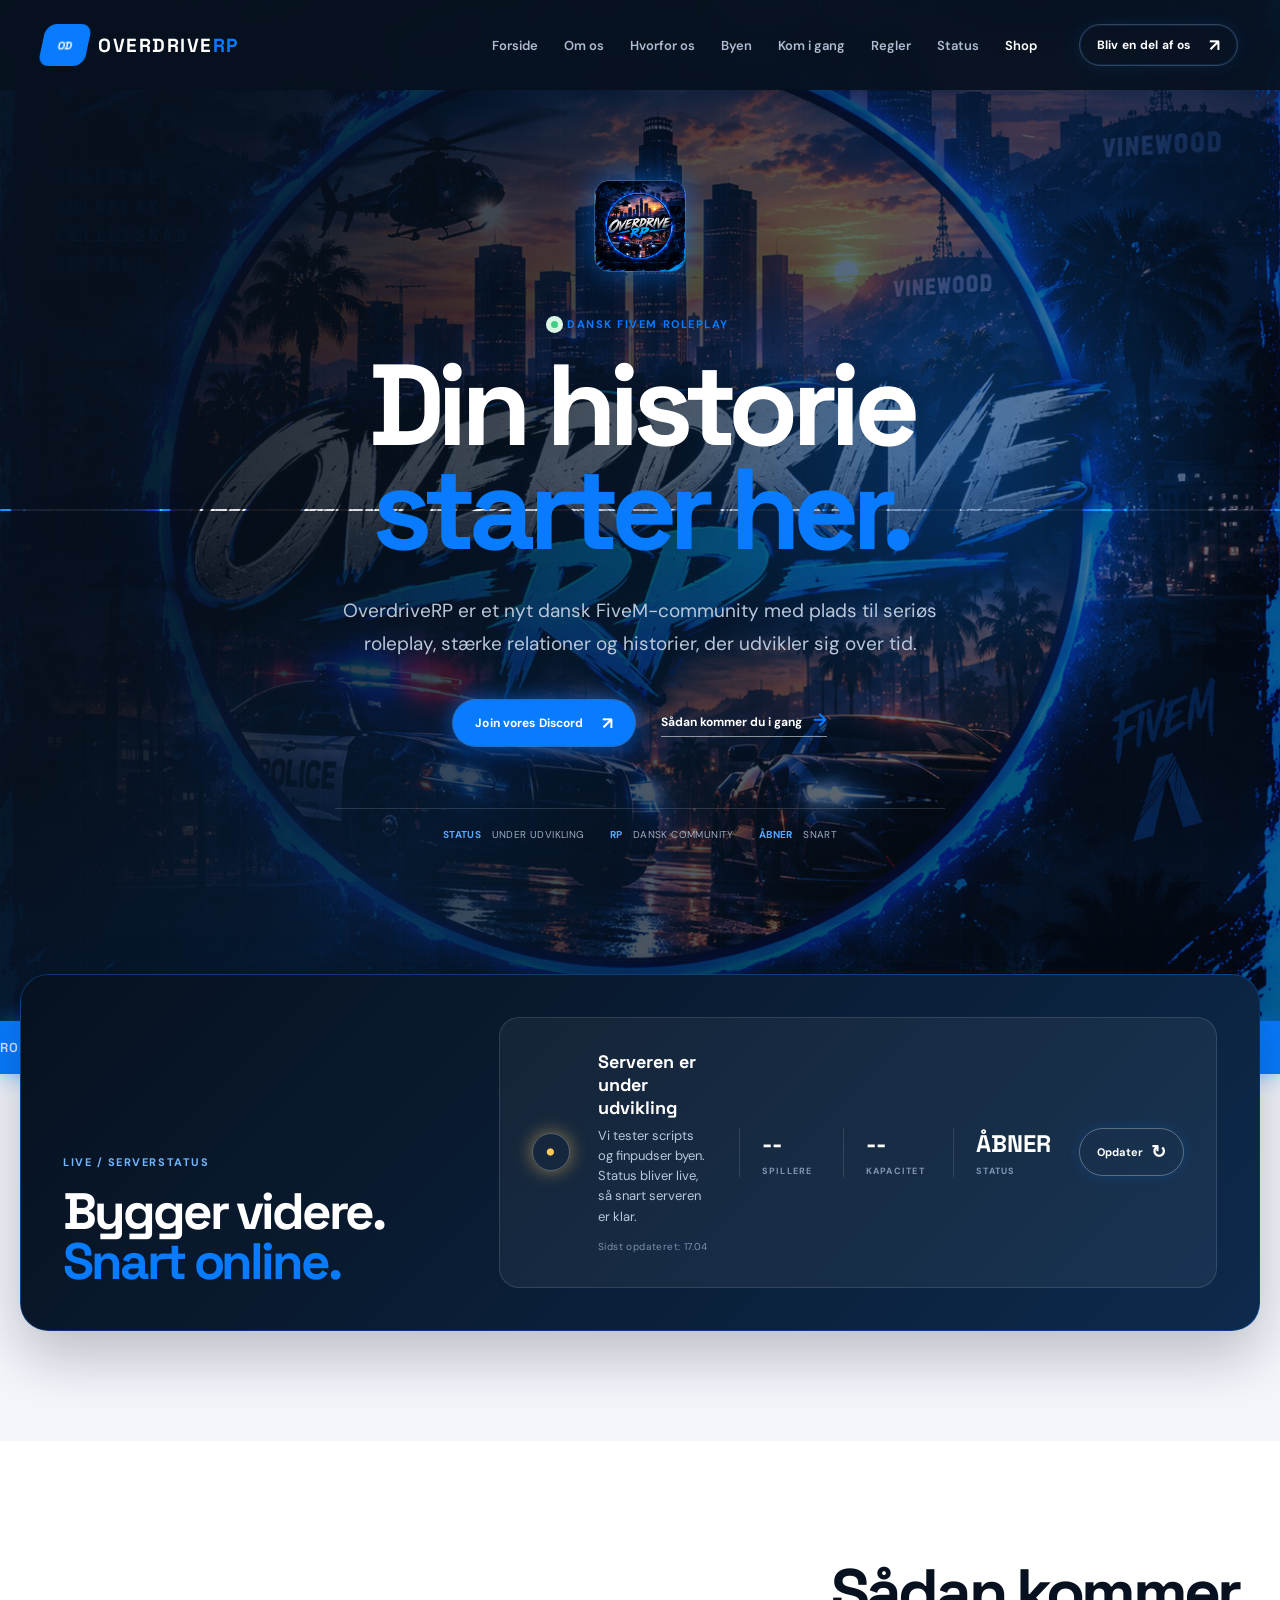
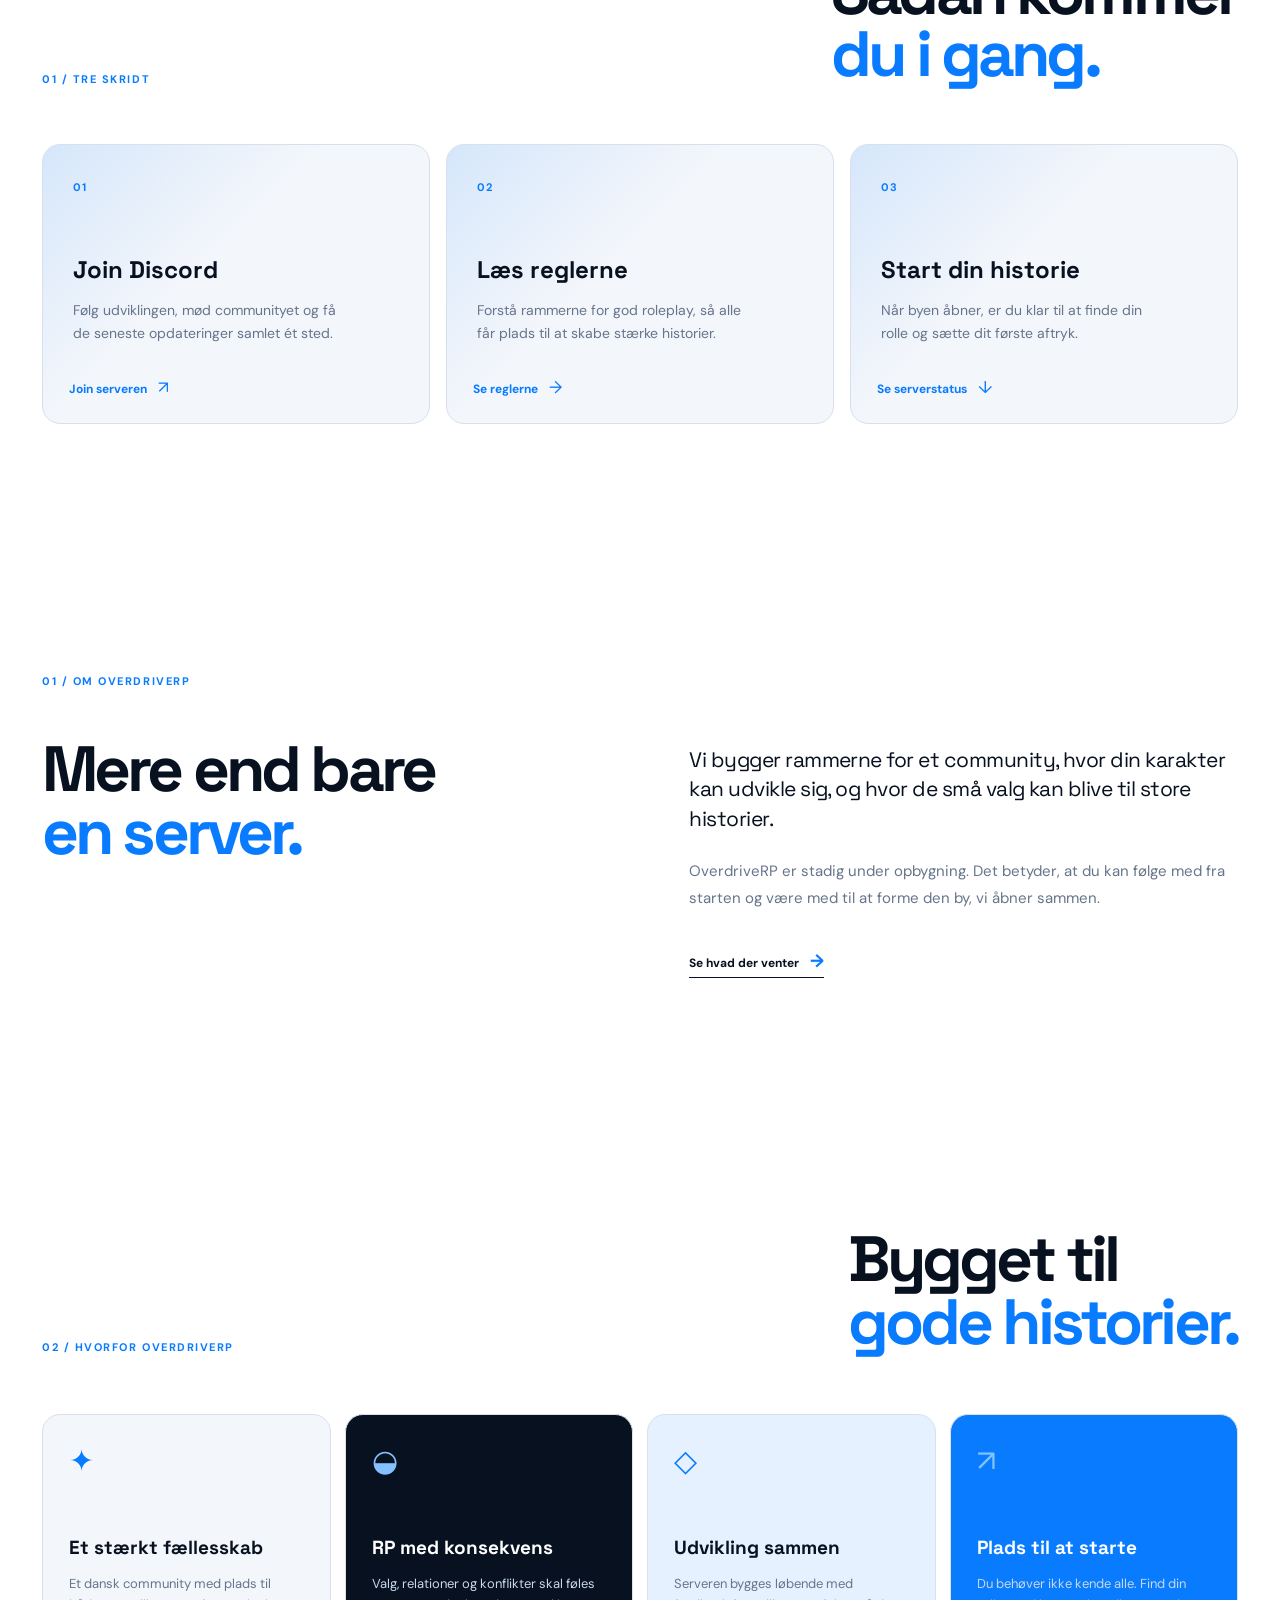
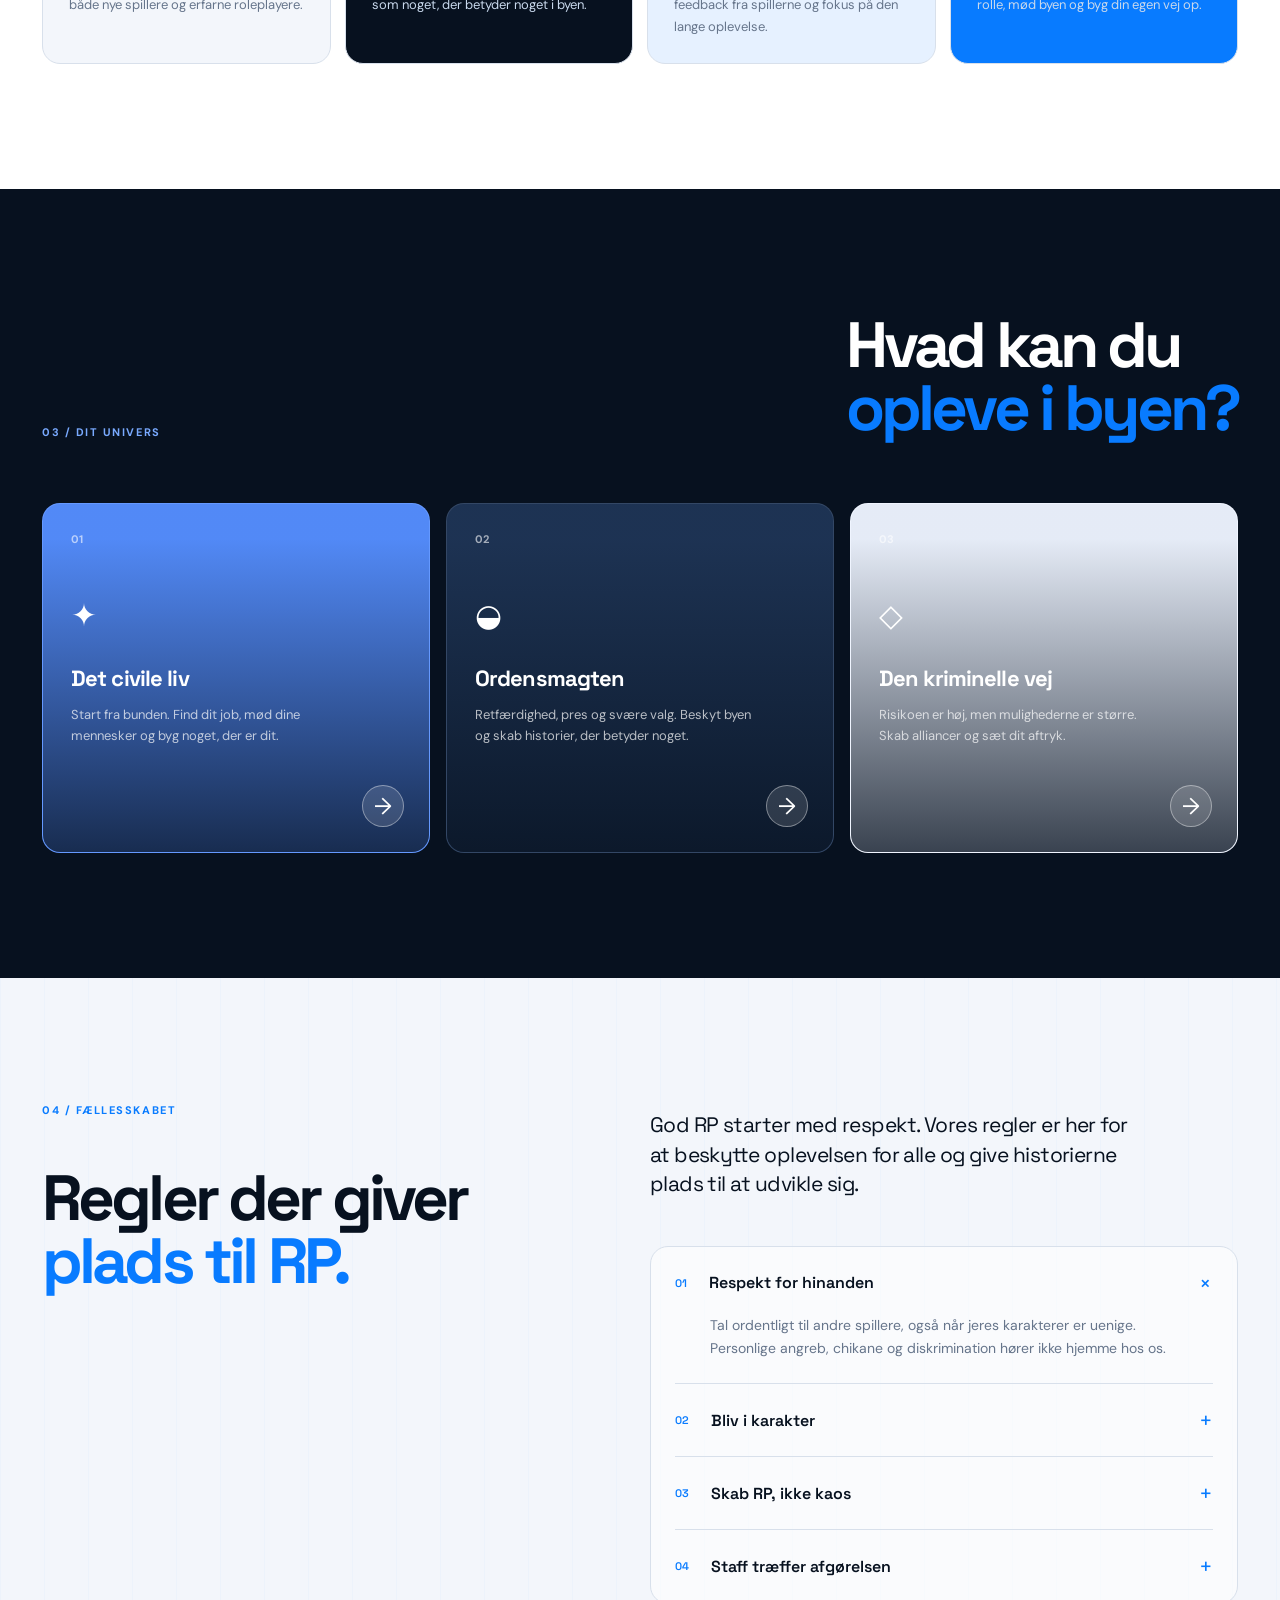
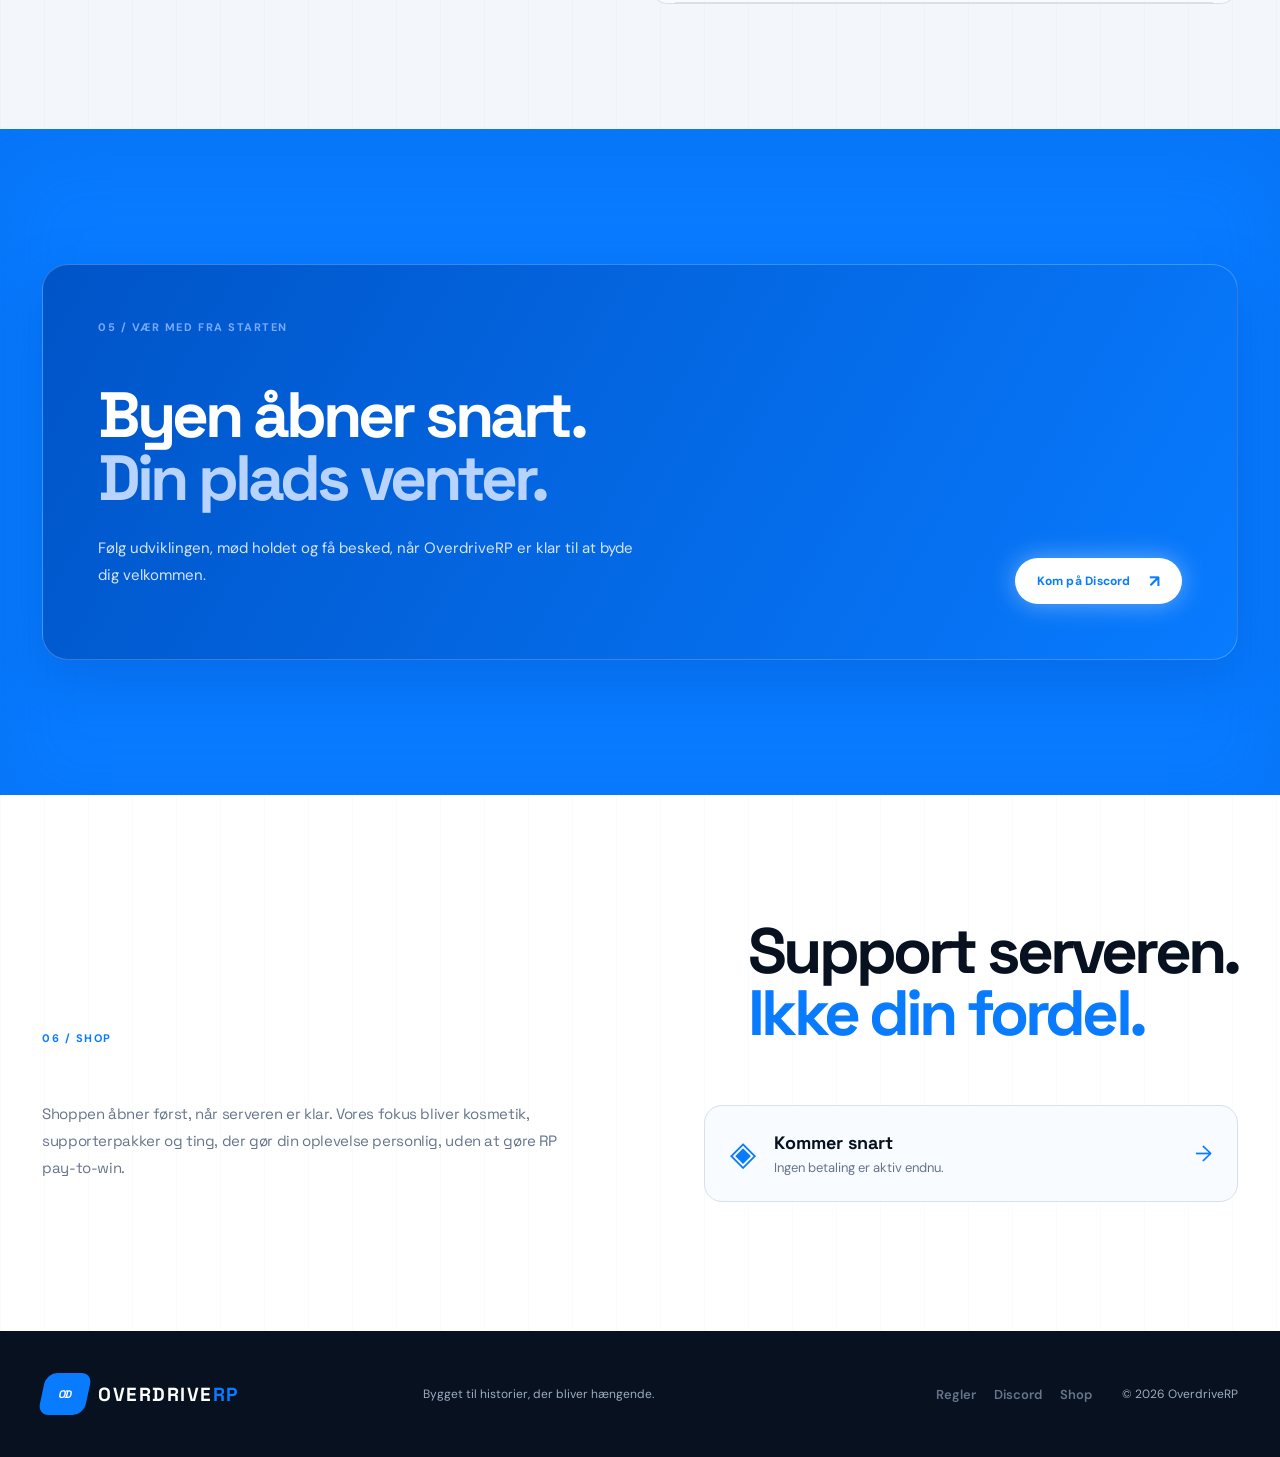
<file: index.html>
<!doctype html>
<html lang="da">
<head>
  <meta charset="UTF-8">
  <meta name="viewport" content="width=device-width, initial-scale=1.0">
  <meta name="description" content="OverdriveRP - dansk FiveM roleplay med plads til din historie.">
  <title>OverdriveRP | Din historie begynder her</title>
  <link rel="preconnect" href="https://fonts.googleapis.com">
  <link rel="preconnect" href="https://fonts.gstatic.com" crossorigin>
  <link rel="preload" as="image" href="https://images.unsplash.com/photo-1519501025264-65ba15a82390?auto=format&fit=crop&w=1600&q=70">
  <link href="https://fonts.googleapis.com/css2?family=DM+Sans:wght@400;500;600;700&family=Space+Grotesk:wght@500;600;700&display=swap" rel="stylesheet">
  <link rel="stylesheet" href="styles.css">
</head>
<body>
  <div class="site-shell">
    <header class="topbar">
      <a class="brand" href="#top" aria-label="OverdriveRP forside">
        <span class="brand-mark" aria-hidden="true">OD</span>
        <span class="brand-name">OVERDRIVE<span>RP</span></span>
      </a>
      <button class="menu-toggle" type="button" aria-expanded="false" aria-controls="main-nav">Menu</button>
      <nav class="nav" id="main-nav" aria-label="Hovednavigation">
        <a class="active" href="#top">Forside</a>
        <a href="#om">Om os</a>
        <a href="#why">Hvorfor os</a>
        <a href="#univers">Byen</a>
        <a href="#start">Kom i gang</a>
        <a href="#regler">Regler</a>
        <a href="#status">Status</a>
        <a href="#shop">Shop</a>
      </nav>
      <a class="nav-cta" href="https://discord.gg/cZv3BkVMr" target="_blank" rel="noopener noreferrer">Bliv en del af os <span aria-hidden="true">↗</span></a>
    </header>

    <main id="top">
      <section class="hero" aria-labelledby="hero-title">
        <div class="hero-copy reveal">
          <div class="hero-lockup" aria-label="OverdriveRP logo">
            <img class="hero-logo" src="assets/overdrive-logo.png" alt="OverdriveRP logo">
          </div>
          <p class="eyebrow"><span class="pulse-dot"></span> Dansk FiveM roleplay</p>
          <h1 id="hero-title">Din historie<br><em>starter her.</em></h1>
          <p class="hero-text">OverdriveRP er et nyt dansk FiveM-community med plads til seriøs roleplay, stærke relationer og historier, der udvikler sig over tid.</p>
          <div class="hero-actions">
            <a class="button button-primary" href="https://discord.gg/cZv3BkVMr" target="_blank" rel="noopener noreferrer">Join vores Discord <span aria-hidden="true">↗</span></a>
            <a class="text-link" href="#start">Sådan kommer du i gang <span aria-hidden="true">→</span></a>
          </div>
          <div class="hero-meta">
            <span><strong>STATUS</strong> Under udvikling</span>
            <span><strong>RP</strong> Dansk community</span>
            <span><strong>ÅBNER</strong> Snart</span>
          </div>
        </div>
        <div class="hero-visual reveal reveal-delay" aria-label="Illustration af OverdriveRP-universet">
          <div class="visual-grid"></div>
          <div class="city-glow glow-one"></div>
          <div class="city-glow glow-two"></div>
          <div class="visual-card card-top"><span>OVERDRIVE</span><strong>Los Santos<br>efter mørkets frembrud</strong></div>
          <div class="road-line"></div>
          <div class="visual-card card-bottom"><span class="live-indicator">● LIVE SOON</span><strong>En ny by.<br>En ny begyndelse.</strong></div>
          <div class="visual-stamp">ODRP<br><small>EST. 2026</small></div>
        </div>
      </section>

      <section class="ticker" aria-label="OverdriveRP værdier">
        <div class="ticker-track"><span>ROLEPLAY MED RETNING</span><i>✦</i><span>PLADS TIL DIN HISTORIE</span><i>✦</i><span>DANSK FIVEM</span><i>✦</i><span>ROLEPLAY MED RETNING</span><i>✦</i><span>PLADS TIL DIN HISTORIE</span></div>
      </section>

      <section class="server-status section reveal" id="status">
        <div class="status-heading">
          <div class="section-label">Live / Serverstatus</div>
          <h2>Bygger videre.<br><span>Snart online.</span></h2>
        </div>
        <div class="status-panel" aria-live="polite">
          <div class="status-icon status-icon-pending" data-status-icon aria-hidden="true">•</div>
          <div class="status-copy">
            <strong data-server-status>Serveren er under udvikling</strong>
            <p data-server-message>Vi tester scripts og finpudser byen. Status bliver live, så snart serveren er klar.</p>
            <small data-server-updated>Sidst opdateret: endnu ikke tilsluttet</small>
          </div>
          <div class="status-metrics" aria-label="Servermålinger">
            <div><strong data-server-players>--</strong><span>SPILLERE</span></div>
            <div><strong>--</strong><span>KAPACITET</span></div>
            <div><strong>ÅBNER</strong><span>STATUS</span></div>
          </div>
          <button class="status-refresh" type="button" data-status-refresh aria-label="Opdater serverstatus">Opdater <span aria-hidden="true">↻</span></button>
        </div>
      </section>

      <section class="start section reveal" id="start">
        <div class="section-heading"><div class="section-label">01 / Tre skridt</div><h2>Sådan kommer<br><span>du i gang.</span></h2></div>
        <div class="step-grid">
          <article class="step-card"><span>01</span><h3>Join Discord</h3><p>Følg udviklingen, mød communityet og få de seneste opdateringer samlet ét sted.</p><a href="https://discord.gg/cZv3BkVMr" target="_blank" rel="noopener noreferrer">Join serveren <b aria-hidden="true">↗</b></a></article>
          <article class="step-card"><span>02</span><h3>Læs reglerne</h3><p>Forstå rammerne for god roleplay, så alle får plads til at skabe stærke historier.</p><a href="#regler">Se reglerne <b aria-hidden="true">→</b></a></article>
          <article class="step-card"><span>03</span><h3>Start din historie</h3><p>Når byen åbner, er du klar til at finde din rolle og sætte dit første aftryk.</p><a href="#status">Se serverstatus <b aria-hidden="true">↓</b></a></article>
        </div>
      </section>

      <section class="intro section reveal" id="om">
        <div class="section-label">01 / Om OverdriveRP</div>
        <div class="intro-grid">
          <div>
            <h2>Mere end bare<br><span>en server.</span></h2>
          </div>
          <div class="intro-copy">
            <p class="lead">Vi bygger rammerne for et community, hvor din karakter kan udvikle sig, og hvor de små valg kan blive til store historier.</p>
            <p>OverdriveRP er stadig under opbygning. Det betyder, at du kan følge med fra starten og være med til at forme den by, vi åbner sammen.</p>
            <a class="text-link" href="#univers">Se hvad der venter <span aria-hidden="true">→</span></a>
          </div>
        </div>
      </section>

      <section class="why section reveal" id="why">
        <div class="section-heading"><div class="section-label">02 / Hvorfor OverdriveRP</div><h2>Bygget til<br><span>gode historier.</span></h2></div>
        <div class="why-grid">
          <article class="why-card"><span class="why-icon">✦</span><strong>Et stærkt fællesskab</strong><p>Et dansk community med plads til både nye spillere og erfarne roleplayere.</p></article>
          <article class="why-card"><span class="why-icon">◒</span><strong>RP med konsekvens</strong><p>Valg, relationer og konflikter skal føles som noget, der betyder noget i byen.</p></article>
          <article class="why-card"><span class="why-icon">◇</span><strong>Udvikling sammen</strong><p>Serveren bygges løbende med feedback fra spillerne og fokus på den lange oplevelse.</p></article>
          <article class="why-card"><span class="why-icon">↗</span><strong>Plads til at starte</strong><p>Du behøver ikke kende alle. Find din rolle, mød byen og byg din egen vej op.</p></article>
        </div>
      </section>

      <section class="univers section reveal" id="univers">
        <div class="section-heading">
          <div class="section-label">03 / Dit univers</div>
          <h2>Hvad kan du<br><span>opleve i byen?</span></h2>
        </div>
        <div class="role-grid">
          <article class="role-card role-blue"><div class="role-number">01</div><div class="role-icon">✦</div><h3>Det civile liv</h3><p>Start fra bunden. Find dit job, mød dine mennesker og byg noget, der er dit.</p><a href="#community" aria-label="Læs mere om det civile liv">→</a></article>
          <article class="role-card role-dark"><div class="role-number">02</div><div class="role-icon">◒</div><h3>Ordensmagten</h3><p>Retfærdighed, pres og svære valg. Beskyt byen og skab historier, der betyder noget.</p><a href="#community" aria-label="Læs mere om ordensmagten">→</a></article>
          <article class="role-card role-light"><div class="role-number">03</div><div class="role-icon">◇</div><h3>Den kriminelle vej</h3><p>Risikoen er høj, men mulighederne er større. Skab alliancer og sæt dit aftryk.</p><a href="#community" aria-label="Læs mere om den kriminelle vej">→</a></article>
        </div>
      </section>

      <section class="rules section reveal" id="regler">
        <div class="rules-heading"><div class="section-label">04 / Fællesskabet</div><h2>Regler der giver<br><span>plads til RP.</span></h2></div>
        <div class="rules-content">
          <p class="lead">God RP starter med respekt. Vores regler er her for at beskytte oplevelsen for alle og give historierne plads til at udvikle sig.</p>
          <div class="rule-list">
            <details open><summary><span>01</span> Respekt for hinanden <b>+</b></summary><p>Tal ordentligt til andre spillere, også når jeres karakterer er uenige. Personlige angreb, chikane og diskrimination hører ikke hjemme hos os.</p></details>
            <details><summary><span>02</span> Bliv i karakter <b>+</b></summary><p>Hold OOC og IC adskilt. Lad situationer udvikle sig naturligt, og brug ikke viden, din karakter ikke har adgang til.</p></details>
            <details><summary><span>03</span> Skab RP, ikke kaos <b>+</b></summary><p>Giv andre noget at spille på. Meningsløs vold, powergaming og handlinger uden plads til modspil ødelægger historien.</p></details>
            <details><summary><span>04</span> Staff træffer afgørelsen <b>+</b></summary><p>Følg staffens anvisninger og brug de rigtige kanaler, hvis du er uenig. Vi løser problemer roligt og fair.</p></details>
          </div>
        </div>
      </section>

      <section class="community section reveal" id="community">
        <div class="community-inner">
          <div><div class="section-label">05 / Vær med fra starten</div><h2>Byen åbner snart.<br><span>Din plads venter.</span></h2><p>Følg udviklingen, mød holdet og få besked, når OverdriveRP er klar til at byde dig velkommen.</p></div>
          <a class="button button-light" href="https://discord.gg/cZv3BkVMr" target="_blank" rel="noopener noreferrer">Kom på Discord <span aria-hidden="true">↗</span></a>
        </div>
      </section>

      <section class="shop section reveal" id="shop">
        <div class="section-heading"><div class="section-label">06 / Shop</div><h2>Support serveren.<br><span>Ikke din fordel.</span></h2></div>
        <div class="shop-layout"><p class="lead">Shoppen åbner først, når serveren er klar. Vores fokus bliver kosmetik, supporterpakker og ting, der gør din oplevelse personlig, uden at gøre RP pay-to-win.</p><div class="shop-note"><span class="shop-icon">◈</span><div><strong>Kommer snart</strong><p>Ingen betaling er aktiv endnu.</p></div><span class="arrow">→</span></div></div>
      </section>
    </main>

    <footer class="footer"><a class="brand" href="#top"><span class="brand-mark" aria-hidden="true">OD</span><span class="brand-name">OVERDRIVE<span>RP</span></span></a><p>Bygget til historier, der bliver hængende.</p><div class="footer-links"><a href="#regler">Regler</a><a href="https://discord.gg/cZv3BkVMr" target="_blank" rel="noopener noreferrer">Discord</a><a href="#shop">Shop</a></div><small>© 2026 OverdriveRP</small></footer>
  </div>
  <script src="script.js"></script>
</body>
</html>
</file>
<file: styles.css>
:root { --ink: #101b2d; --blue: #2364e8; --blue-deep: #123eac; --sky: #dfeeff; --paper: #f7f9fc; --muted: #6a7485; --line: #d7dee9; --white: #fff; }
* { box-sizing: border-box; }
html { scroll-behavior: smooth; }
body { margin: 0; color: var(--ink); background: var(--paper); font-family: 'DM Sans', sans-serif; }
a { color: inherit; text-decoration: none; }
.site-shell { overflow: hidden; }
.topbar { align-items: center; display: flex; gap: 42px; justify-content: space-between; margin: 0 auto; max-width: 1320px; padding: 24px 42px; position: relative; z-index: 5; }
.brand { align-items: center; display: inline-flex; gap: 10px; white-space: nowrap; }
.brand-mark { align-items: center; background: var(--blue); color: var(--white); display: inline-flex; font-family: 'Space Grotesk', sans-serif; font-size: 11px; font-weight: 700; height: 34px; justify-content: center; letter-spacing: -.04em; transform: skew(-12deg); width: 38px; }
.brand-name { font-family: 'Space Grotesk', sans-serif; font-size: 17px; font-weight: 700; letter-spacing: .08em; }
.brand-name span { color: var(--blue); }
.nav { display: flex; gap: 26px; margin-left: auto; }
.nav a, .footer-links a { color: var(--muted); font-size: 13px; font-weight: 600; transition: color .2s ease; }
.nav a:hover, .nav a.active, .footer-links a:hover { color: var(--blue); }
.nav-cta, .button { align-items: center; display: inline-flex; font-size: 12px; font-weight: 700; gap: 18px; letter-spacing: .02em; padding: 14px 18px; }
.nav-cta { border: 1px solid var(--line); }
.nav-cta span, .button span { font-size: 17px; line-height: 0; }
.menu-toggle { background: none; border: 0; color: var(--ink); display: none; font: inherit; font-size: 13px; font-weight: 700; }
.hero { display: grid; gap: 7vw; grid-template-columns: minmax(0, 1fr) minmax(420px, .88fr); margin: 0 auto; max-width: 1320px; min-height: 655px; padding: 88px 42px 95px; }
.hero-copy { align-self: center; max-width: 650px; }
.eyebrow, .section-label { color: var(--blue); font-size: 11px; font-weight: 700; letter-spacing: .14em; text-transform: uppercase; }
.eyebrow { align-items: center; display: flex; gap: 9px; }
.pulse-dot { background: #41ce86; border-radius: 50%; box-shadow: 0 0 0 5px #d9f5e6; height: 7px; width: 7px; }
h1, h2, h3 { font-family: 'Space Grotesk', sans-serif; margin: 0; }
h1 { font-size: clamp(54px, 7vw, 96px); letter-spacing: -.065em; line-height: .98; margin: 23px 0 28px; }
h1 em, h2 span { color: var(--blue); font-style: normal; }
.hero-text { color: var(--muted); font-size: 17px; line-height: 1.7; max-width: 515px; }
.hero-actions { align-items: center; display: flex; gap: 26px; margin-top: 35px; }
.button-primary { background: var(--blue); box-shadow: 0 12px 22px #2364e82b; color: var(--white); transition: background .2s ease, transform .2s ease; }
.button-primary:hover { background: var(--blue-deep); transform: translateY(-2px); }
.text-link { border-bottom: 1px solid var(--ink); font-size: 12px; font-weight: 700; padding-bottom: 4px; }
.text-link span { color: var(--blue); font-size: 18px; margin-left: 8px; }
.hero-meta { border-top: 1px solid var(--line); display: flex; gap: 25px; margin-top: 82px; padding-top: 19px; }
.hero-meta span { color: var(--muted); font-size: 10px; letter-spacing: .04em; text-transform: uppercase; }
.hero-meta strong { color: var(--blue); margin-right: 7px; }
.hero-visual { background: #132847; min-height: 485px; overflow: hidden; position: relative; }
.hero-visual:after { background: linear-gradient(145deg, transparent 30%, #2d77fa99, transparent 68%); content: ''; inset: 0; position: absolute; }
.visual-grid { background-image: linear-gradient(#a9c7f61a 1px, transparent 1px), linear-gradient(90deg, #a9c7f61a 1px, transparent 1px); background-size: 38px 38px; height: 100%; inset: 0; position: absolute; transform: perspective(500px) rotateX(60deg) scale(1.5); transform-origin: 50% 100%; }
.city-glow { background: var(--blue); border-radius: 50%; filter: blur(45px); height: 190px; opacity: .8; position: absolute; width: 190px; }
.glow-one { bottom: -70px; left: 8%; }.glow-two { right: -50px; top: 20%; opacity: .35; }
.road-line { border: 1px solid #b6d2ff66; border-bottom: 0; height: 190px; left: 10%; position: absolute; top: 45%; transform: rotate(-18deg); width: 80%; }
.visual-card { color: var(--white); display: flex; flex-direction: column; position: absolute; z-index: 2; }.visual-card span { color: #a4c8ff; font-size: 10px; font-weight: 700; letter-spacing: .16em; margin-bottom: 13px; }.visual-card strong { font-family: 'Space Grotesk', sans-serif; font-size: 24px; letter-spacing: -.04em; line-height: 1.08; }.card-top { left: 12%; top: 14%; }.card-bottom { bottom: 10%; right: 11%; text-align: right; }.card-bottom .live-indicator { color: #75e0a7; }.visual-stamp { border: 1px solid #fff6; color: #fff8; font-family: 'Space Grotesk', sans-serif; font-size: 25px; font-weight: 700; letter-spacing: .1em; padding: 10px; position: absolute; right: 9%; top: 10%; transform: rotate(9deg); z-index: 2; }.visual-stamp small { font-size: 7px; letter-spacing: .2em; }
.ticker { background: var(--blue); color: #d9e7ff; overflow: hidden; padding: 16px 0; white-space: nowrap; }.ticker-track { align-items: center; animation: ticker 26s linear infinite; display: flex; gap: 30px; width: max-content; }.ticker span { font-family: 'Space Grotesk', sans-serif; font-size: 13px; font-weight: 600; letter-spacing: .08em; }.ticker i { color: #8eb6ff; font-style: normal; }
.server-status { align-items: end; display: grid; gap: 9vw; grid-template-columns: .8fr 1fr; padding-bottom: 110px; padding-top: 110px; }.status-heading h2 { margin-top: 42px; }.status-panel { align-items: center; background: var(--ink); color: var(--white); display: flex; gap: 20px; min-height: 150px; padding: 28px; }.status-icon { align-items: center; border: 1px solid #fff4; border-radius: 50%; display: inline-flex; flex: 0 0 38px; font-size: 30px; height: 38px; justify-content: center; line-height: 1; }.status-icon-pending { color: #ffc857; }.status-icon-online { color: #5fe39a; }.status-copy { min-width: 0; }.status-copy strong { font-family: 'Space Grotesk', sans-serif; font-size: 18px; }.status-copy p { color: #b9c7db; font-size: 13px; line-height: 1.55; margin: 7px 0; }.status-copy small { color: #7e91ae; font-size: 10px; letter-spacing: .04em; }.status-refresh { background: transparent; border: 1px solid #ffffff4d; color: var(--white); cursor: pointer; flex: 0 0 auto; font: inherit; font-size: 11px; font-weight: 700; padding: 11px 13px; transition: background .2s ease, border-color .2s ease; }.status-refresh:hover { background: var(--blue); border-color: var(--blue); }.status-refresh span { font-size: 18px; margin-left: 5px; vertical-align: -2px; }
.section { margin: 0 auto; max-width: 1320px; padding: 125px 42px; }.intro-grid { display: grid; gap: 12vw; grid-template-columns: .9fr 1fr; margin-top: 50px; }.section h2 { font-size: clamp(42px, 5vw, 70px); letter-spacing: -.06em; line-height: .98; }.intro-copy { padding-top: 7px; }.lead { color: var(--ink); font-family: 'Space Grotesk', sans-serif; font-size: 21px; letter-spacing: -.025em; line-height: 1.4; margin: 0 0 25px; }.intro-copy p:not(.lead), .community-inner p, .shop-layout > p { color: var(--muted); font-size: 15px; line-height: 1.8; max-width: 540px; }.intro-copy .text-link { display: inline-block; margin-top: 22px; }
.univers { background: var(--ink); color: var(--white); max-width: none; padding-left: max(42px, calc((100% - 1236px) / 2)); padding-right: max(42px, calc((100% - 1236px) / 2)); }.univers .section-label, .community .section-label { color: #79aaff; }.section-heading { align-items: end; display: flex; justify-content: space-between; }.role-grid { display: grid; gap: 16px; grid-template-columns: repeat(3, 1fr); margin-top: 64px; }.role-card { color: var(--ink); min-height: 310px; padding: 25px; position: relative; }.role-blue { background: #558eff; }.role-dark { background: #1e3455; color: var(--white); }.role-light { background: #eef4ff; }.role-number { font-size: 11px; font-weight: 700; opacity: .6; }.role-icon { font-size: 31px; margin: 49px 0 28px; }.role-card h3 { font-size: 22px; letter-spacing: -.04em; }.role-card p { font-size: 13px; line-height: 1.6; max-width: 260px; opacity: .7; }.role-card a { bottom: 25px; font-size: 23px; position: absolute; right: 25px; }
.rules { display: grid; gap: 13vw; grid-template-columns: .75fr 1fr; }.rules-heading h2 { margin-top: 50px; }.rules-content { padding-top: 7px; }.rules-content > .lead { max-width: 480px; }.rule-list { border-top: 1px solid var(--line); margin-top: 47px; }.rule-list details { border-bottom: 1px solid var(--line); }.rule-list summary { align-items: center; cursor: pointer; display: flex; font-family: 'Space Grotesk', sans-serif; font-size: 16px; font-weight: 600; gap: 22px; list-style: none; padding: 22px 0; }.rule-list summary::-webkit-details-marker { display: none; }.rule-list summary span { color: var(--blue); font-size: 11px; }.rule-list summary b { color: var(--blue); font-size: 22px; font-weight: 400; margin-left: auto; transition: transform .2s; }.rule-list details[open] summary b { transform: rotate(45deg); }.rule-list details p { color: var(--muted); font-size: 14px; line-height: 1.7; margin: -5px 35px 22px; max-width: 520px; }
.community { background: var(--blue); max-width: none; padding-left: max(42px, calc((100% - 1236px) / 2)); padding-right: max(42px, calc((100% - 1236px) / 2)); }.community-inner { align-items: end; color: var(--white); display: flex; justify-content: space-between; }.community h2 { margin-top: 50px; }.community h2 span { color: #b9d3ff; }.community-inner p { color: #d6e4ff; margin-top: 25px; }.button-light { background: var(--white); color: var(--blue); }.button-light:hover { background: #eaf2ff; }
.shop-layout { align-items: center; display: grid; gap: 10vw; grid-template-columns: 1fr 1fr; margin-top: 55px; }.shop-note { align-items: center; border-top: 1px solid var(--ink); border-bottom: 1px solid var(--ink); display: flex; gap: 18px; padding: 20px 0; }.shop-icon { color: var(--blue); font-size: 34px; }.shop-note strong { font-family: 'Space Grotesk', sans-serif; font-size: 18px; }.shop-note p { color: var(--muted); font-size: 13px; margin: 5px 0 0; }.shop-note .arrow { color: var(--blue); font-size: 22px; margin-left: auto; }
.footer { align-items: center; border-top: 1px solid var(--line); display: grid; gap: 30px; grid-template-columns: 1.1fr 1fr 1fr auto; margin: 0 auto; max-width: 1320px; padding: 35px 42px; }.footer p, .footer small { color: var(--muted); font-size: 12px; }.footer-links { display: flex; gap: 18px; justify-content: end; }.footer small { text-align: right; }
.reveal { animation: reveal .8s ease both; }.reveal-delay { animation-delay: .18s; }.section.reveal { animation: none; opacity: 0; transform: translateY(22px); transition: opacity .7s ease, transform .7s ease; }.section.reveal.is-visible { opacity: 1; transform: translateY(0); }
@keyframes reveal { from { opacity: 0; transform: translateY(20px); } to { opacity: 1; transform: translateY(0); } } @keyframes ticker { from { transform: translateX(0); } to { transform: translateX(-50%); } }
@media (max-width: 850px) { .topbar { padding: 20px 22px; }.menu-toggle { display: block; margin-left: auto; }.nav { background: var(--white); box-shadow: 0 12px 30px #101b2d1a; display: none; flex-direction: column; gap: 20px; left: 22px; padding: 22px; position: absolute; right: 22px; top: 70px; }.nav.open { display: flex; }.nav-cta { display: none; }.hero { display: block; padding: 58px 22px 70px; }.hero-visual { margin-top: 60px; min-height: 400px; }.hero-meta { flex-wrap: wrap; gap: 14px 21px; margin-top: 50px; }.section { padding: 80px 22px; }.server-status { display: block; padding-bottom: 80px; padding-top: 80px; }.status-panel { margin-top: 40px; }.intro-grid, .rules, .shop-layout { display: block; }.intro-copy, .rules-content { margin-top: 40px; }.section-heading { display: block; }.section-heading h2 { margin-top: 40px; }.role-grid { grid-template-columns: 1fr; margin-top: 42px; }.role-card { min-height: 270px; }.community-inner { align-items: start; display: block; }.community .button { margin-top: 30px; }.footer { display: block; padding: 30px 22px; }.footer p { margin: 20px 0; }.footer-links { justify-content: start; margin: 25px 0; }.footer small { display: block; text-align: left; } }
@media (max-width: 480px) { h1 { font-size: 54px; }.hero-text { font-size: 15px; }.hero-actions { align-items: start; flex-direction: column; gap: 18px; }.visual-card strong { font-size: 19px; }.card-bottom { bottom: 9%; }.section h2 { font-size: 45px; }.lead { font-size: 18px; }.rule-list summary { font-size: 14px; gap: 12px; }.status-panel { align-items: start; flex-wrap: wrap; padding: 22px; }.status-refresh { margin-left: 58px; } }

/* OverdriveRP community portal direction */
:root { --ink: #07111f; --blue: #087bff; --blue-deep: #0054c7; --sky: #e5f1ff; --paper: #f3f6fb; --muted: #66758b; --line: #d8e0eb; }
body { background: var(--paper); }
.topbar { background: var(--ink); color: var(--white); margin: 0; max-width: none; padding-left: max(42px, calc((100% - 1236px) / 2)); padding-right: max(42px, calc((100% - 1236px) / 2)); }
.topbar .nav a, .topbar .menu-toggle { color: #aebbd0; }.topbar .nav a:hover, .topbar .nav a.active { color: var(--white); }.topbar .nav-cta { border-color: #ffffff33; }.topbar .brand-name { color: var(--white); }
.hero { background: var(--ink); color: var(--white); gap: 7vw; max-width: none; min-height: 700px; padding-left: max(42px, calc((100% - 1236px) / 2)); padding-right: max(42px, calc((100% - 1236px) / 2)); position: relative; }.hero:before { background-image: linear-gradient(#ffffff0a 1px, transparent 1px), linear-gradient(90deg, #ffffff0a 1px, transparent 1px); background-size: 54px 54px; content: ''; inset: 0; opacity: .5; pointer-events: none; position: absolute; }.hero-copy, .hero-visual { position: relative; z-index: 1; }.hero-copy { padding: 50px 0; }.hero h1 { font-size: clamp(58px, 7.2vw, 100px); }.hero-text { color: #b9c7da; }.hero-meta { border-color: #ffffff24; }.hero-meta span { color: #9eacc1; }.hero-meta strong { color: #58a8ff; }.hero .text-link { border-color: #ffffff88; }.hero-visual { align-self: center; border: 1px solid #ffffff18; box-shadow: 0 30px 80px #00000040; }
.server-status { background: var(--paper); max-width: none; padding-left: max(42px, calc((100% - 1236px) / 2)); padding-right: max(42px, calc((100% - 1236px) / 2)); }.status-panel { box-shadow: 0 20px 45px #07111f1f; }.status-refresh { border-radius: 2px; }
.start { background: var(--white); max-width: none; padding-left: max(42px, calc((100% - 1236px) / 2)); padding-right: max(42px, calc((100% - 1236px) / 2)); }.start .section-heading { align-items: end; }.step-grid { display: grid; gap: 16px; grid-template-columns: repeat(3, 1fr); margin-top: 58px; }.step-card { background: var(--paper); border: 1px solid var(--line); min-height: 260px; padding: 26px; position: relative; transition: border-color .2s ease, box-shadow .2s ease, transform .2s ease; }.step-card:hover { border-color: var(--blue); box-shadow: 0 18px 35px #07111f14; transform: translateY(-4px); }.step-card > span { color: var(--blue); font-size: 11px; font-weight: 700; letter-spacing: .12em; }.step-card h3 { font-size: 24px; margin: 48px 0 12px; }.step-card p { color: var(--muted); font-size: 14px; line-height: 1.65; max-width: 270px; }.step-card a { bottom: 25px; color: var(--blue); font-size: 12px; font-weight: 700; left: 26px; position: absolute; }.step-card a b { font-size: 17px; font-weight: 400; margin-left: 8px; }
.intro { background: var(--white); }.univers { background: var(--ink); }.univers .role-card { border: 1px solid #ffffff18; }.role-card { transition: transform .2s ease, box-shadow .2s ease; }.role-card:hover { box-shadow: 0 20px 35px #00000033; transform: translateY(-5px); }.rules { background: var(--paper); }.community { background: var(--blue); }.shop { background: var(--white); }.footer { background: var(--ink); border-top: 0; color: var(--white); margin: 0; max-width: none; padding-left: max(42px, calc((100% - 1236px) / 2)); padding-right: max(42px, calc((100% - 1236px) / 2)); }.footer p, .footer small { color: #9eacc1; }
@media (max-width: 850px) { .topbar { padding-left: 22px; padding-right: 22px; }.nav { background: var(--ink); }.hero { padding-left: 22px; padding-right: 22px; }.hero-copy { padding-top: 15px; }.start, .server-status { padding-left: 22px; padding-right: 22px; }.step-grid { grid-template-columns: 1fr; margin-top: 42px; }.step-card { min-height: 220px; }.footer { padding-left: 22px; padding-right: 22px; } }

/* Cinematic hero treatment */
.hero { background-image: linear-gradient(90deg, #07111ff2 0%, #07111dcc 42%, #07111f73 100%), url('https://images.unsplash.com/photo-1519501025264-65ba15a82390?auto=format&fit=crop&w=1600&q=70'); background-position: center; background-size: cover; }
.hero:after { background: radial-gradient(circle at 76% 46%, #087bff4d 0, transparent 27%), linear-gradient(135deg, transparent 35%, #087bff18 55%, transparent 75%); content: ''; inset: 0; pointer-events: none; position: absolute; }
.hero-visual { background-image: linear-gradient(145deg, #061326d9, #087bff66), url('https://images.unsplash.com/photo-1519501025264-65ba15a82390?auto=format&fit=crop&w=1600&q=70'); background-position: center; background-size: cover; }
.hero-visual:after { background: linear-gradient(145deg, transparent 12%, #087bff80 54%, #07111fbd 100%); }.visual-grid { opacity: .55; }.city-glow { filter: blur(55px); }.visual-card { text-shadow: 0 3px 18px #000; }.visual-stamp { box-shadow: 0 0 28px #087bff55; }
.button-primary { box-shadow: 0 0 0 1px #48a4ff80, 0 0 22px #087bff99, 0 12px 28px #001c4d99; }.button-primary:hover { box-shadow: 0 0 0 1px #a8d7ff, 0 0 34px #087bffcc, 0 16px 34px #001c4db3; }
.nav-cta { box-shadow: inset 0 0 0 1px #087bff33, 0 0 18px #087bff22; transition: background .2s ease, box-shadow .2s ease, border-color .2s ease; }.nav-cta:hover { background: #087bff1c; border-color: #58a8ff; box-shadow: 0 0 24px #087bff66; }
.status-panel { background: linear-gradient(115deg, #07111f, #0c2342); border: 1px solid #087bff55; box-shadow: 0 0 28px #087bff22, 0 20px 45px #07111f1f; }.status-icon-pending { box-shadow: 0 0 18px #ffc85788; }.status-refresh { box-shadow: 0 0 13px #087bff33; }.status-refresh:hover { box-shadow: 0 0 20px #087bff99; }
.step-card { overflow: hidden; }.step-card:before { background: linear-gradient(135deg, #087bff20, transparent 42%); content: ''; inset: 0; pointer-events: none; position: absolute; }.step-card > * { position: relative; z-index: 1; }.step-card:hover { box-shadow: 0 0 24px #087bff2b, 0 18px 35px #07111f14; }
.community { box-shadow: inset 0 20px 80px #0054c733; }.ticker { box-shadow: 0 0 22px #087bff88; }
@media (prefers-reduced-motion: no-preference) { .button-primary { animation: button-pulse 3.5s ease-in-out infinite; }.hero-visual { animation: visual-float 7s ease-in-out infinite; } }
@keyframes button-pulse { 0%, 100% { box-shadow: 0 0 0 1px #48a4ff80, 0 0 22px #087bff99, 0 12px 28px #001c4d99; } 50% { box-shadow: 0 0 0 1px #9fd3ff, 0 0 34px #087bffcc, 0 12px 32px #001c4db3; } }
@keyframes visual-float { 0%, 100% { transform: translateY(0); } 50% { transform: translateY(-7px); } }

/* Refined community UI */
.topbar { position: sticky; top: 0; background: #07111fe6; backdrop-filter: blur(18px); }
.nav-cta, .button { border-radius: 999px; }.nav-cta { padding: 12px 17px; }.button { padding: 15px 22px; }.button-primary { letter-spacing: .01em; }
.hero { min-height: 760px; padding-bottom: 110px; padding-top: 105px; }.hero-visual { border-radius: 26px; min-height: 520px; }.hero-visual:before { border: 1px solid #ffffff20; border-radius: 26px; content: ''; inset: 12px; pointer-events: none; position: absolute; z-index: 2; }
.status-panel { border-radius: 20px; min-height: 175px; padding: 32px; }.status-refresh { border-radius: 999px; padding: 11px 17px; }
.step-card, .role-card { border-radius: 18px; }.step-card { min-height: 280px; padding: 30px; }.step-card h3 { margin-top: 58px; }.role-card { background-position: center; background-size: cover; min-height: 350px; overflow: hidden; padding: 28px; }.role-card:before { background: linear-gradient(180deg, #07111f0a 10%, #07111fc7 100%); content: ''; inset: 0; position: absolute; }.role-card > * { position: relative; z-index: 1; }.role-blue { background-image: url('https://images.unsplash.com/photo-1492144534655-ae79c964c9d7?auto=format&fit=crop&w=900&q=70'); color: var(--white); }.role-dark { background-image: url('https://images.unsplash.com/photo-1580137189272-c9379f8864fd?auto=format&fit=crop&w=900&q=70'); }.role-light { background-image: url('https://images.unsplash.com/photo-1519003722824-194d4455a60c?auto=format&fit=crop&w=900&q=70'); color: var(--white); }.role-card p { max-width: 290px; }.role-card a { background: #ffffff22; border: 1px solid #ffffff66; border-radius: 50%; bottom: 25px; display: grid; height: 42px; place-items: center; right: 25px; transition: background .2s ease, transform .2s ease; width: 42px; }.role-card a:hover { background: var(--blue); transform: translateX(3px); }
.rules, .shop { position: relative; }.rules:before, .shop:before { background: linear-gradient(90deg, #087bff0d 1px, transparent 1px); background-size: 44px 44px; content: ''; inset: 0; opacity: .5; pointer-events: none; position: absolute; }.rules > *, .shop > * { position: relative; z-index: 1; }.rule-list { background: #ffffff99; border: 1px solid var(--line); border-radius: 18px; padding: 0 24px; }.shop-note { background: #f8fbff; border: 1px solid var(--line); border-radius: 18px; padding: 25px; }
.community { padding-bottom: 135px; padding-top: 135px; }.community-inner { background: linear-gradient(120deg, #0054c7, #087bff); border: 1px solid #ffffff38; border-radius: 26px; box-shadow: 0 22px 55px #0054c766; padding: 55px; }.button-light { box-shadow: 0 0 26px #ffffff66; }.footer { padding-bottom: 42px; padding-top: 42px; }
@media (max-width: 850px) { .hero { min-height: auto; padding-bottom: 80px; padding-top: 70px; }.hero-visual { border-radius: 20px; min-height: 430px; }.hero-visual:before { border-radius: 20px; }.community-inner { padding: 32px 24px; }.role-card { min-height: 300px; }.rule-list { padding: 0 17px; } }

/* Full-bleed landing hero and live dashboard */
.topbar { left: 0; position: absolute; right: 0; top: 0; z-index: 10; }
.brand-mark { border-radius: 11px; height: 42px; width: 46px; }.brand-name { font-size: 19px; }
.hero { align-items: center; display: flex; justify-content: center; min-height: 880px; padding-bottom: 180px; padding-top: 180px; text-align: center; }.hero-copy { max-width: 850px; padding: 0; position: relative; z-index: 2; }.hero .eyebrow { justify-content: center; }.hero h1 { font-size: clamp(68px, 9vw, 132px); line-height: .9; margin-bottom: 34px; }.hero-text { font-size: 19px; margin-left: auto; margin-right: auto; max-width: 610px; }.hero-actions { justify-content: center; margin-top: 40px; }.hero-meta { justify-content: center; margin-top: 62px; }.hero-visual { inset: 0; min-height: 0; pointer-events: none; position: absolute; z-index: 0; }.hero-visual:before { display: none; }.hero-visual:after { background: linear-gradient(180deg, #07111f33, #07111f4d 40%, #07111fe6 100%); }.visual-grid, .city-glow, .road-line, .visual-card, .visual-stamp { opacity: 0; }.hero:before { background-image: linear-gradient(#ffffff0a 1px, transparent 1px), linear-gradient(90deg, #ffffff0a 1px, transparent 1px); background-size: 80px 80px; opacity: .25; }
.ticker { position: relative; z-index: 3; }.server-status { background: transparent; margin: -106px auto 0; max-width: 1240px; padding: 0 22px 110px; position: relative; z-index: 4; }.status-heading { margin-bottom: 24px; }.status-heading .section-label { color: #70b6ff; }.status-heading h2 { color: var(--white); font-size: clamp(34px, 4vw, 54px); margin-top: 14px; }.status-panel { display: grid; grid-template-columns: auto minmax(180px, 1fr) auto auto; gap: 28px; min-height: 158px; }.status-metrics { align-items: stretch; display: flex; gap: 28px; }.status-metrics div { border-left: 1px solid #ffffff1f; display: flex; flex-direction: column; justify-content: center; min-width: 76px; padding-left: 22px; }.status-metrics strong { color: var(--white); font-family: 'Space Grotesk', sans-serif; font-size: 24px; }.status-metrics span { color: #8296b3; font-size: 9px; font-weight: 700; letter-spacing: .14em; margin-top: 6px; }.start { padding-top: 120px; }
@media (max-width: 850px) { .hero { min-height: 780px; padding-bottom: 135px; padding-top: 155px; }.hero h1 { font-size: clamp(58px, 15vw, 88px); }.hero-text { font-size: 16px; }.server-status { margin-top: -72px; }.status-heading h2 { font-size: 39px; }.status-panel { display: flex; flex-wrap: wrap; gap: 18px; }.status-copy { flex: 1 1 220px; }.status-metrics { flex: 1 1 100%; gap: 12px; }.status-metrics div { flex: 1; min-width: 0; padding-left: 14px; }.status-refresh { margin-left: auto; }.start { padding-top: 80px; } }

/* Brand lockup and community value grid */
.hero-lockup { align-items: center; display: inline-flex; gap: 15px; margin-bottom: 34px; text-align: left; }.lockup-mark { align-items: center; background: var(--blue); border: 2px solid #72bdff; border-radius: 13px; box-shadow: 0 0 28px #087bffcc; color: var(--white); display: inline-flex; font-family: 'Space Grotesk', sans-serif; font-size: 24px; font-weight: 700; height: 62px; justify-content: center; transform: skew(-10deg); width: 70px; }.lockup-wordmark { color: var(--white); font-family: 'Space Grotesk', sans-serif; font-size: 25px; font-weight: 700; letter-spacing: .08em; line-height: 1; }.lockup-wordmark small { color: #7cbaff; display: block; font-family: 'DM Sans', sans-serif; font-size: 8px; letter-spacing: .32em; margin-top: 8px; }.why { background: var(--white); max-width: none; padding-left: max(42px, calc((100% - 1236px) / 2)); padding-right: max(42px, calc((100% - 1236px) / 2)); }.why-grid { display: grid; gap: 14px; grid-template-columns: repeat(4, 1fr); margin-top: 60px; }.why-card { background: var(--paper); border: 1px solid var(--line); border-radius: 18px; min-height: 250px; padding: 26px; position: relative; transition: border-color .2s ease, box-shadow .2s ease, transform .2s ease; }.why-card:nth-child(2) { background: var(--ink); color: var(--white); }.why-card:nth-child(3) { background: #e6f1ff; }.why-card:nth-child(4) { background: var(--blue); color: var(--white); }.why-card:hover { border-color: var(--blue); box-shadow: 0 0 28px #087bff2b; transform: translateY(-5px); }.why-icon { color: var(--blue); display: block; font-size: 30px; margin-bottom: 55px; }.why-card:nth-child(2) .why-icon, .why-card:nth-child(4) .why-icon { color: #84c2ff; }.why-card strong { display: block; font-family: 'Space Grotesk', sans-serif; font-size: 19px; }.why-card p { color: var(--muted); font-size: 13px; line-height: 1.65; margin-bottom: 0; }.why-card:nth-child(2) p, .why-card:nth-child(4) p { color: #c8d8ec; }
@media (max-width: 850px) { .hero-lockup { margin-bottom: 25px; }.lockup-mark { font-size: 20px; height: 52px; width: 59px; }.lockup-wordmark { font-size: 20px; }.why { padding-left: 22px; padding-right: 22px; }.why-grid { grid-template-columns: 1fr 1fr; margin-top: 42px; } }
@media (max-width: 480px) { .why-grid { grid-template-columns: 1fr; }.why-card { min-height: 210px; }.why-icon { margin-bottom: 38px; } }
.hero { background-image: linear-gradient(90deg, #07111ff5 0%, #07111dbd 45%, #07111f7a 100%), url('assets/overdrive-logo.png'); background-position: center; background-size: cover; }.hero-visual { background-image: linear-gradient(145deg, #06132670, #087bff4d), url('assets/overdrive-logo.png'); background-position: center; background-size: cover; }.hero-logo { border: 1px solid #72bdff66; border-radius: 15px; box-shadow: 0 0 32px #087bff99; height: 92px; object-fit: cover; object-position: center; width: 92px; }
@media (max-width: 480px) { .hero-logo { height: 74px; width: 74px; } }
.server-status { background: linear-gradient(135deg, #07111f, #0d2a4c); border: 1px solid #087bff55; border-radius: 28px; box-shadow: 0 24px 60px #07111f40; color: var(--white); display: grid; gap: 32px; grid-template-columns: minmax(220px, .72fr) minmax(0, 1.28fr); margin: -100px auto 110px; max-width: 1240px; padding: 42px; }.status-heading { margin: 0; }.status-heading .section-label { color: #70b6ff; }.status-heading h2 { color: var(--white); margin-top: 18px; }.status-panel { background: #ffffff0d; border-color: #ffffff1f; box-shadow: none; display: flex; min-width: 0; }.status-copy { flex: 1 1 210px; }.status-metrics { flex: 0 1 auto; }.status-refresh { flex: 0 0 auto; }
@media (max-width: 850px) { .server-status { border-radius: 22px; display: block; margin: -72px 22px 80px; padding: 28px 22px; }.status-panel { margin-top: 28px; } }
</file>
